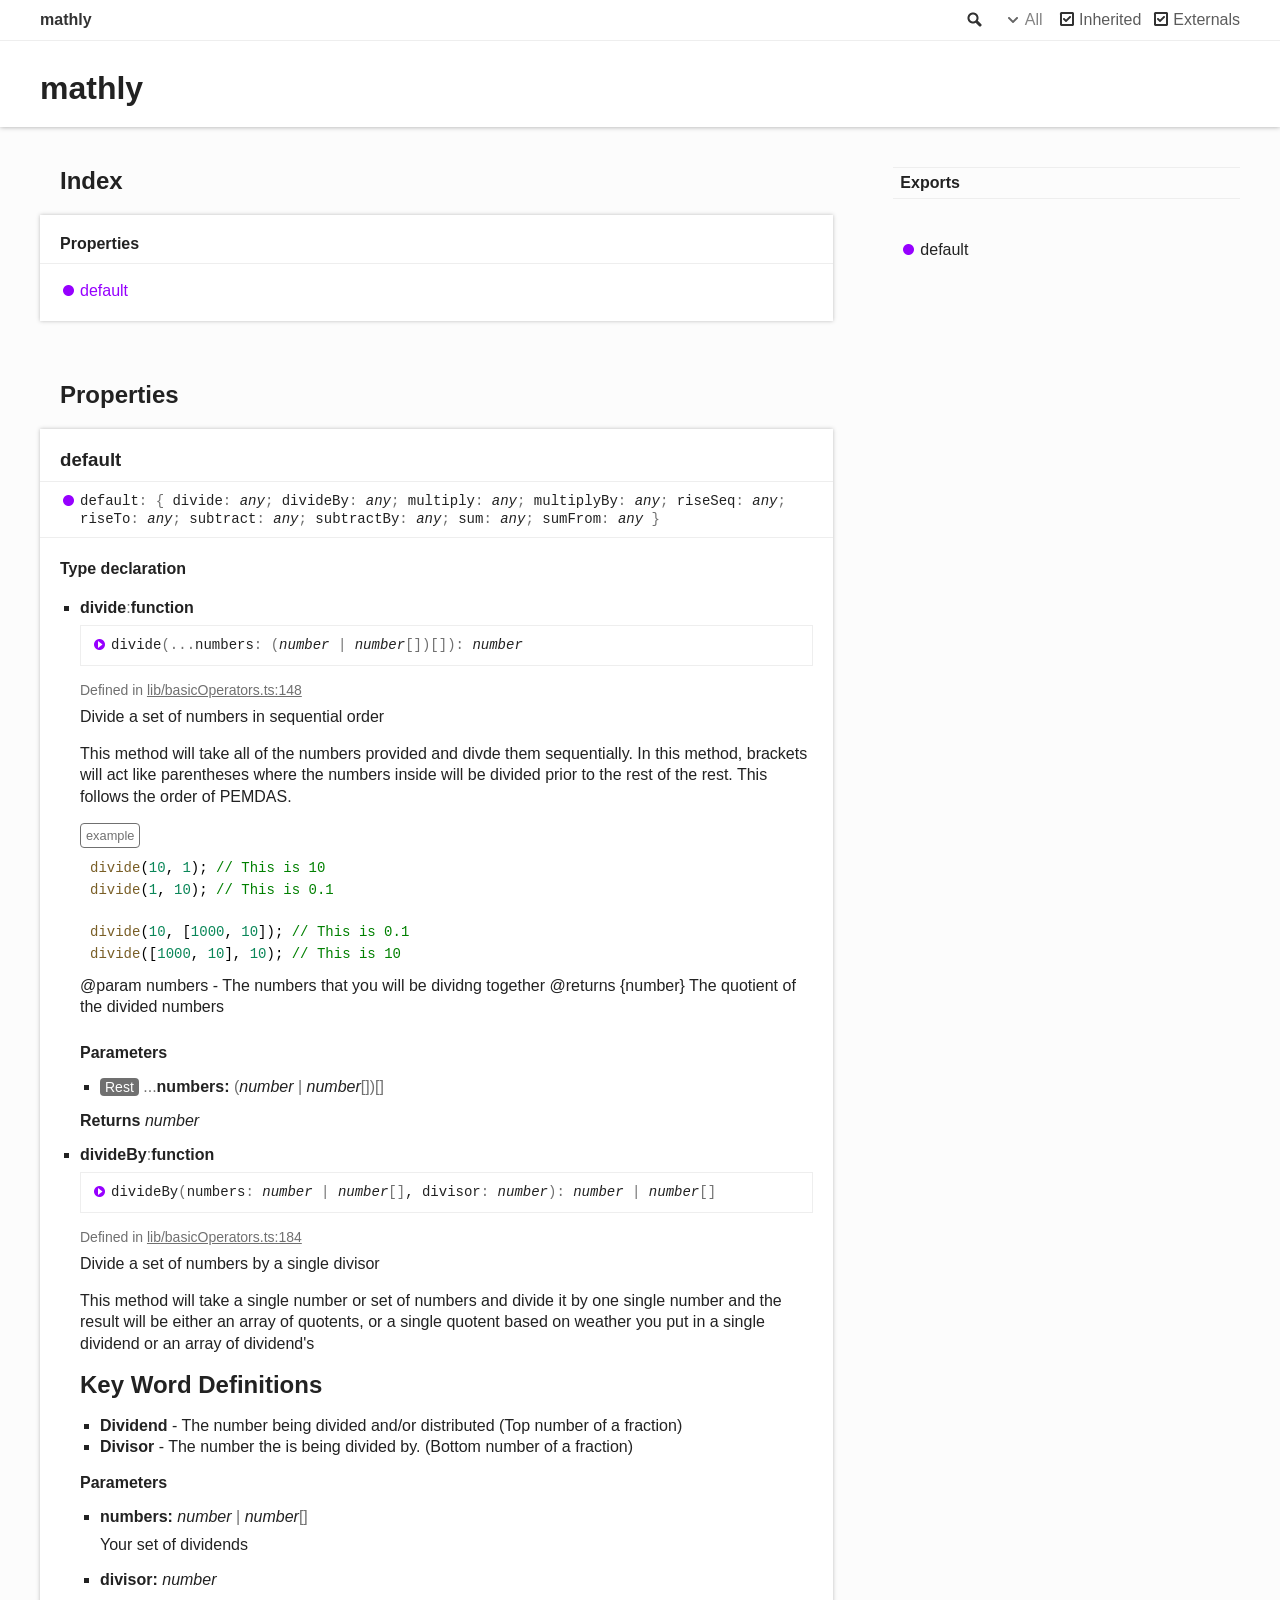
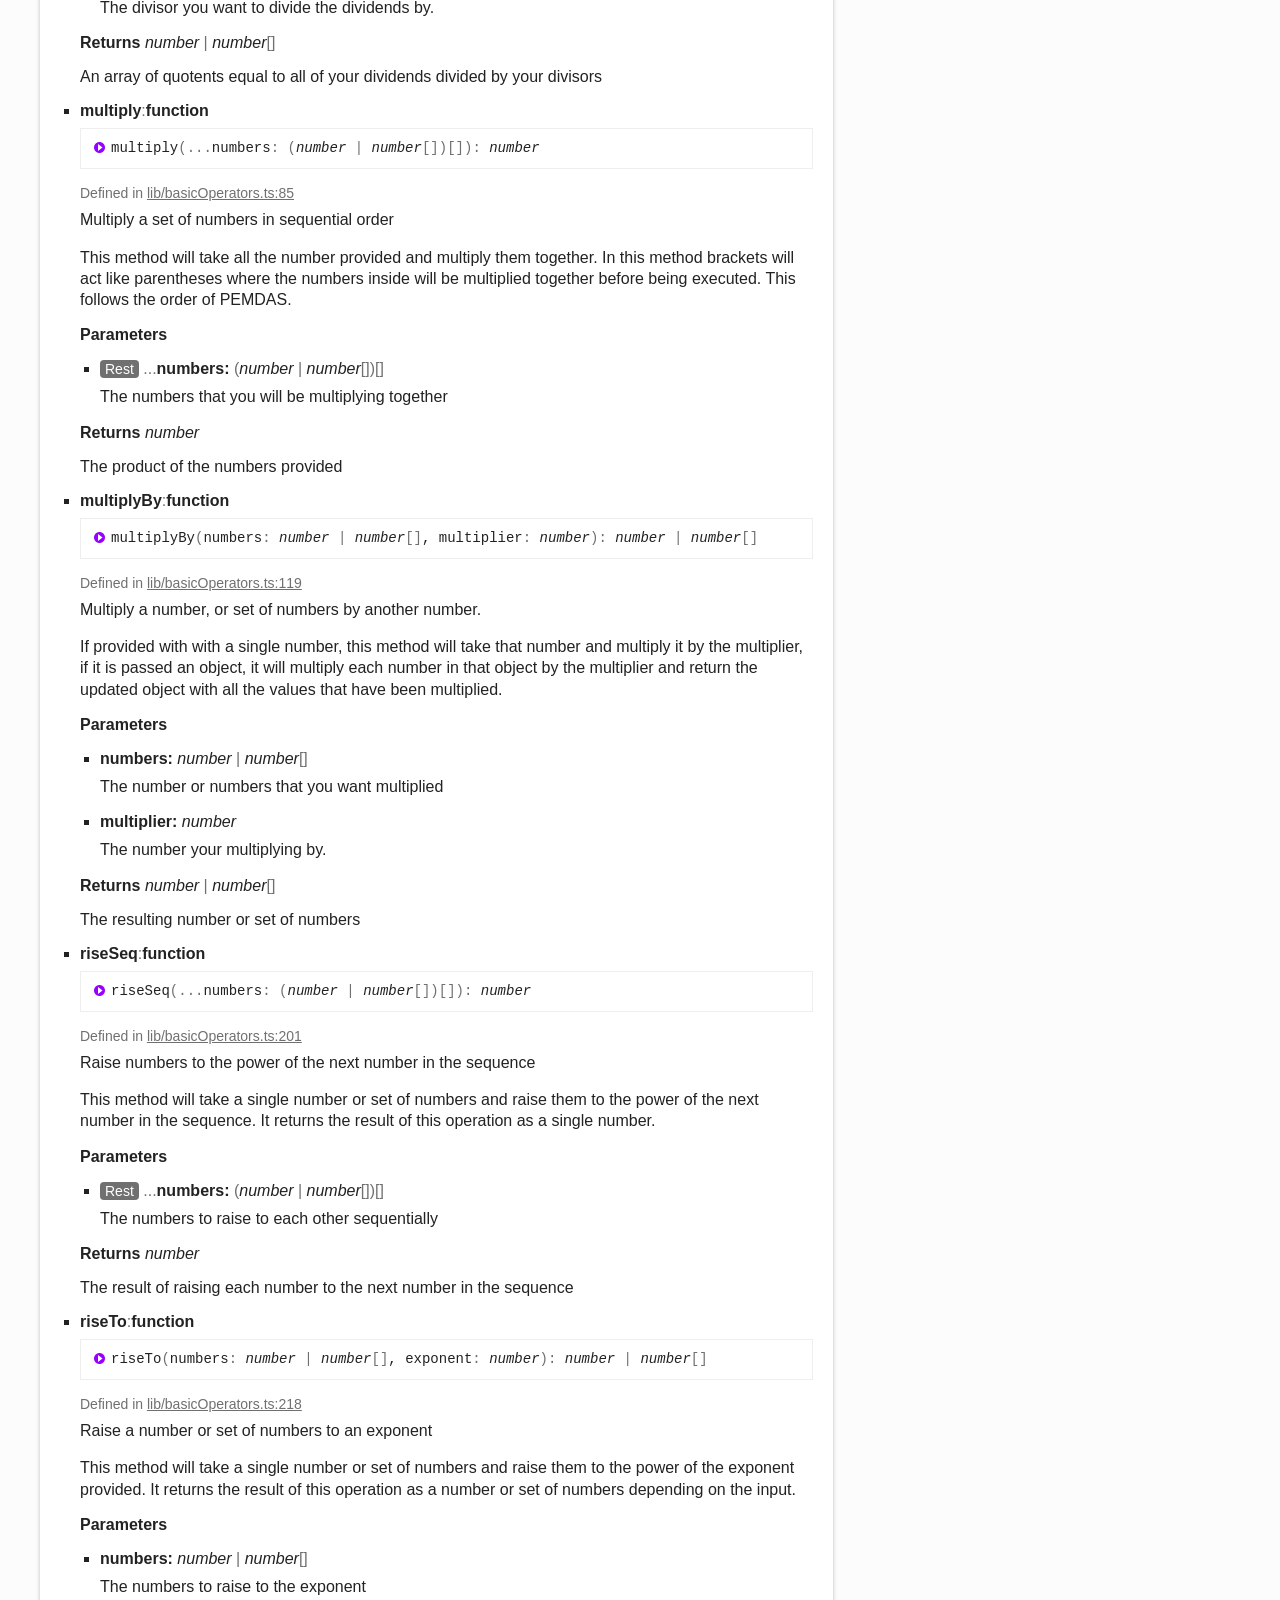
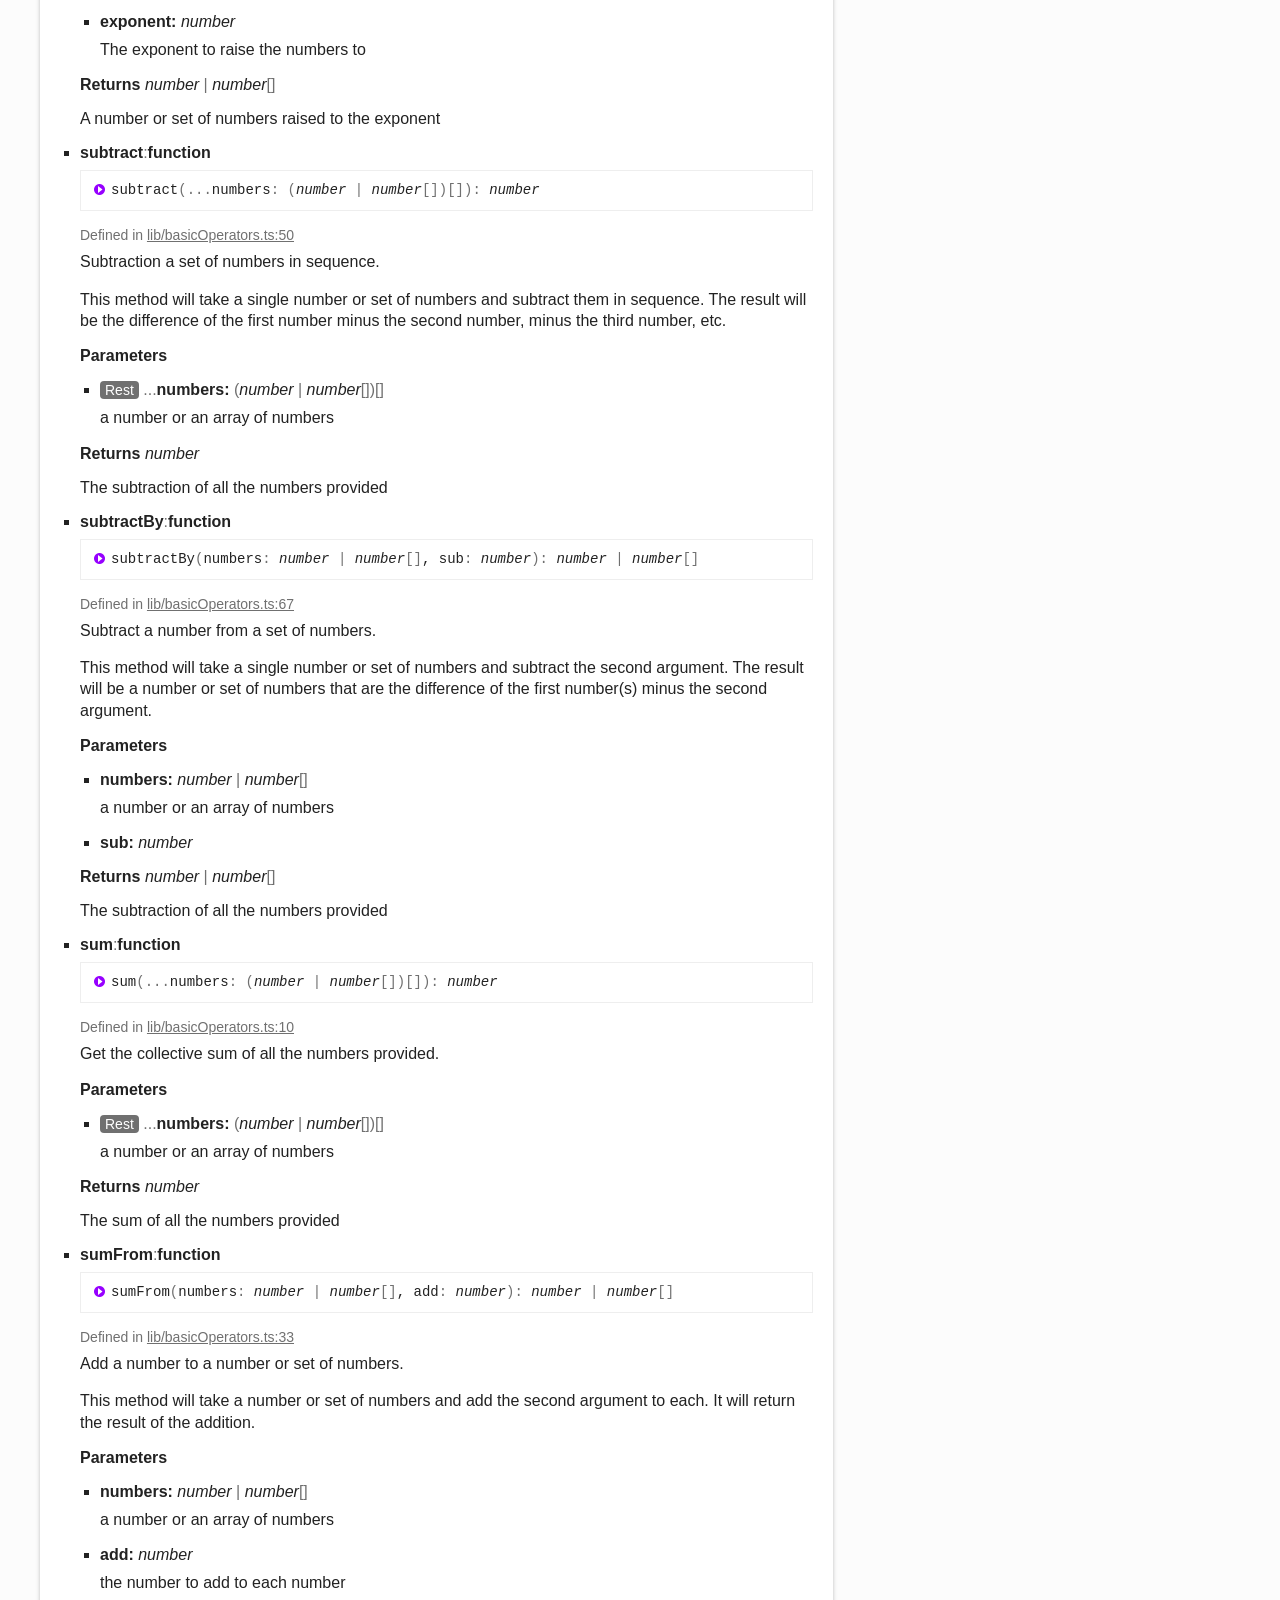
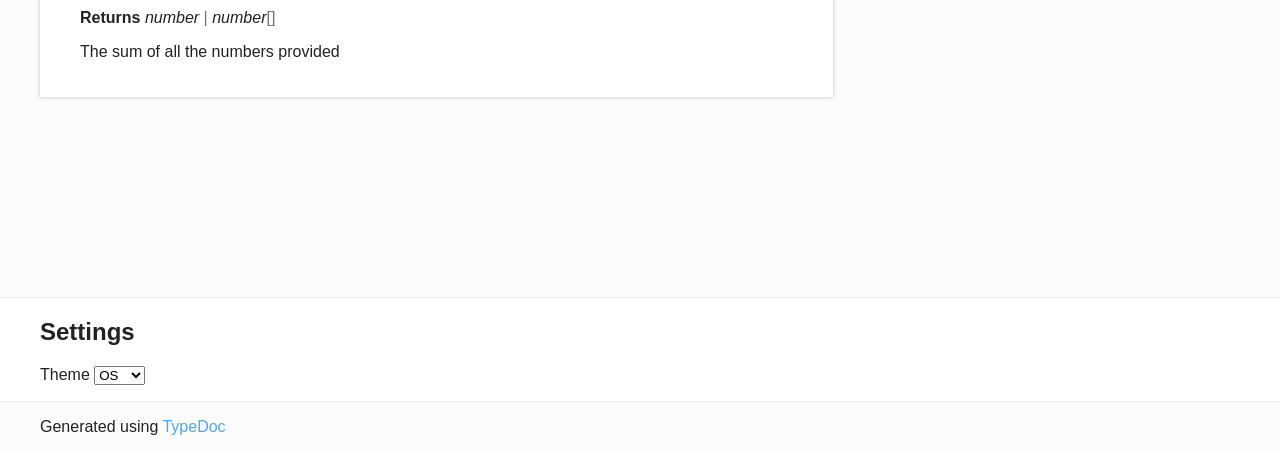
<file: modules.html>
<!DOCTYPE html><html class="default"><head><meta charSet="utf-8"/><meta http-equiv="x-ua-compatible" content="IE=edge"/><title>mathly</title><meta name="description" content="Documentation for mathly"/><meta name="viewport" content="width=device-width, initial-scale=1"/><link rel="stylesheet" href="assets/style.css"/><link rel="stylesheet" href="assets/highlight.css"/><script async src="assets/search.js" id="search-script"></script></head><body><script>document.body.classList.add(localStorage.getItem("tsd-theme") || "os")</script><header><div class="tsd-page-toolbar"><div class="container"><div class="table-wrap"><div class="table-cell" id="tsd-search" data-base="."><div class="field"><label for="tsd-search-field" class="tsd-widget search no-caption">Search</label><input type="text" id="tsd-search-field"/></div><ul class="results"><li class="state loading">Preparing search index...</li><li class="state failure">The search index is not available</li></ul><a href="index.html" class="title">mathly</a></div><div class="table-cell" id="tsd-widgets"><div id="tsd-filter"><a href="#" class="tsd-widget options no-caption" data-toggle="options">Options</a><div class="tsd-filter-group"><div class="tsd-select" id="tsd-filter-visibility"><span class="tsd-select-label">All</span><ul class="tsd-select-list"><li data-value="public">Public</li><li data-value="protected">Public/Protected</li><li data-value="private" class="selected">All</li></ul></div> <input type="checkbox" id="tsd-filter-inherited" checked/><label class="tsd-widget" for="tsd-filter-inherited">Inherited</label><input type="checkbox" id="tsd-filter-externals" checked/><label class="tsd-widget" for="tsd-filter-externals">Externals</label></div></div><a href="#" class="tsd-widget menu no-caption" data-toggle="menu">Menu</a></div></div></div></div><div class="tsd-page-title"><div class="container"><h1>mathly</h1></div></div></header><div class="container container-main"><div class="row"><div class="col-8 col-content"><section class="tsd-panel-group tsd-index-group"><h2>Index</h2><section class="tsd-panel tsd-index-panel"><div class="tsd-index-content"><section class="tsd-index-section "><h3>Properties</h3><ul class="tsd-index-list"><li class="tsd-kind-property"><a href="modules.html#default" class="tsd-kind-icon">default</a></li></ul></section></div></section></section><section class="tsd-panel-group tsd-member-group "><h2>Properties</h2><section class="tsd-panel tsd-member tsd-kind-property"><a id="default" class="tsd-anchor"></a><h3>default</h3><div class="tsd-signature tsd-kind-icon">default<span class="tsd-signature-symbol">:</span> <span class="tsd-signature-symbol">{ </span>divide<span class="tsd-signature-symbol">: </span><span class="tsd-signature-type">any</span><span class="tsd-signature-symbol">; </span>divideBy<span class="tsd-signature-symbol">: </span><span class="tsd-signature-type">any</span><span class="tsd-signature-symbol">; </span>multiply<span class="tsd-signature-symbol">: </span><span class="tsd-signature-type">any</span><span class="tsd-signature-symbol">; </span>multiplyBy<span class="tsd-signature-symbol">: </span><span class="tsd-signature-type">any</span><span class="tsd-signature-symbol">; </span>riseSeq<span class="tsd-signature-symbol">: </span><span class="tsd-signature-type">any</span><span class="tsd-signature-symbol">; </span>riseTo<span class="tsd-signature-symbol">: </span><span class="tsd-signature-type">any</span><span class="tsd-signature-symbol">; </span>subtract<span class="tsd-signature-symbol">: </span><span class="tsd-signature-type">any</span><span class="tsd-signature-symbol">; </span>subtractBy<span class="tsd-signature-symbol">: </span><span class="tsd-signature-type">any</span><span class="tsd-signature-symbol">; </span>sum<span class="tsd-signature-symbol">: </span><span class="tsd-signature-type">any</span><span class="tsd-signature-symbol">; </span>sumFrom<span class="tsd-signature-symbol">: </span><span class="tsd-signature-type">any</span><span class="tsd-signature-symbol"> }</span></div><div class="tsd-type-declaration"><h4>Type declaration</h4><ul class="tsd-parameters"><li class="tsd-parameter"><h5>divide<span class="tsd-signature-symbol">:</span>function</h5><ul class="tsd-signatures tsd-kind-method tsd-parent-kind-type-literal"><li class="tsd-signature tsd-kind-icon">divide<span class="tsd-signature-symbol">(</span><span class="tsd-signature-symbol">...</span>numbers<span class="tsd-signature-symbol">: </span><span class="tsd-signature-symbol">(</span><span class="tsd-signature-type">number</span><span class="tsd-signature-symbol"> | </span><span class="tsd-signature-type">number</span><span class="tsd-signature-symbol">[]</span><span class="tsd-signature-symbol">)</span><span class="tsd-signature-symbol">[]</span><span class="tsd-signature-symbol">)</span><span class="tsd-signature-symbol">: </span><span class="tsd-signature-type">number</span></li></ul><ul class="tsd-descriptions"><li class="tsd-description"><aside class="tsd-sources"><ul><li>Defined in <a href="https://github.com/HoloPanio/mathly/blob/e27c381/src/lib/basicOperators.ts#L148">lib/basicOperators.ts:148</a></li></ul></aside><div class="tsd-comment tsd-typography"><div class="lead">
<p>Divide a set of numbers in sequential order</p>
</div><div><p>This method will take all of the numbers provided and divde them sequentially.  In this method, brackets
will act like parentheses where the numbers inside will be divided prior to the rest of the rest.  This
follows the order of PEMDAS.</p>
</div><dl class="tsd-comment-tags"><dt>example</dt><dd><pre><code class="language-ts"><span class="hl-0">divide</span><span class="hl-1">(</span><span class="hl-2">10</span><span class="hl-1">, </span><span class="hl-2">1</span><span class="hl-1">); </span><span class="hl-3">// This is 10</span><br/><span class="hl-0">divide</span><span class="hl-1">(</span><span class="hl-2">1</span><span class="hl-1">, </span><span class="hl-2">10</span><span class="hl-1">); </span><span class="hl-3">// This is 0.1</span><br/><br/><span class="hl-0">divide</span><span class="hl-1">(</span><span class="hl-2">10</span><span class="hl-1">, [</span><span class="hl-2">1000</span><span class="hl-1">, </span><span class="hl-2">10</span><span class="hl-1">]); </span><span class="hl-3">// This is 0.1</span><br/><span class="hl-0">divide</span><span class="hl-1">([</span><span class="hl-2">1000</span><span class="hl-1">, </span><span class="hl-2">10</span><span class="hl-1">], </span><span class="hl-2">10</span><span class="hl-1">); </span><span class="hl-3">// This is 10</span>
</code></pre>
<p>@param numbers - The numbers that you will be dividng together
@returns {number} The quotient of the divided numbers</p>
</dd></dl></div><h4 class="tsd-parameters-title">Parameters</h4><ul class="tsd-parameters"><li><h5><span class="tsd-flag ts-flagRest">Rest</span> <span class="tsd-signature-symbol">...</span>numbers: <span class="tsd-signature-symbol">(</span><span class="tsd-signature-type">number</span><span class="tsd-signature-symbol"> | </span><span class="tsd-signature-type">number</span><span class="tsd-signature-symbol">[]</span><span class="tsd-signature-symbol">)</span><span class="tsd-signature-symbol">[]</span></h5></li></ul><h4 class="tsd-returns-title">Returns <span class="tsd-signature-type">number</span></h4></li></ul></li><li class="tsd-parameter"><h5>divide<wbr/>By<span class="tsd-signature-symbol">:</span>function</h5><ul class="tsd-signatures tsd-kind-method tsd-parent-kind-type-literal"><li class="tsd-signature tsd-kind-icon">divide<wbr/>By<span class="tsd-signature-symbol">(</span>numbers<span class="tsd-signature-symbol">: </span><span class="tsd-signature-type">number</span><span class="tsd-signature-symbol"> | </span><span class="tsd-signature-type">number</span><span class="tsd-signature-symbol">[]</span>, divisor<span class="tsd-signature-symbol">: </span><span class="tsd-signature-type">number</span><span class="tsd-signature-symbol">)</span><span class="tsd-signature-symbol">: </span><span class="tsd-signature-type">number</span><span class="tsd-signature-symbol"> | </span><span class="tsd-signature-type">number</span><span class="tsd-signature-symbol">[]</span></li></ul><ul class="tsd-descriptions"><li class="tsd-description"><aside class="tsd-sources"><ul><li>Defined in <a href="https://github.com/HoloPanio/mathly/blob/e27c381/src/lib/basicOperators.ts#L184">lib/basicOperators.ts:184</a></li></ul></aside><div class="tsd-comment tsd-typography"><div class="lead">
<p>Divide a set of numbers by a single divisor</p>
</div><div><p>This method will take a single number or set of numbers and divide it by one single number and the result
will be either an array of quotents, or a single quotent based on weather you put in a single dividend or
an array of dividend&#39;s</p>

<a href="#key-word-definitions" id="key-word-definitions" style="color: inherit; text-decoration: none;">
  <h2>Key Word Definitions</h2>
</a>
<ul>
<li><strong>Dividend</strong> - The number being divided and/or distributed (Top number of a fraction)</li>
<li><strong>Divisor</strong> - The number the is being divided by. (Bottom number of a fraction)</li>
</ul>
</div></div><h4 class="tsd-parameters-title">Parameters</h4><ul class="tsd-parameters"><li><h5>numbers: <span class="tsd-signature-type">number</span><span class="tsd-signature-symbol"> | </span><span class="tsd-signature-type">number</span><span class="tsd-signature-symbol">[]</span></h5><div class="tsd-comment tsd-typography"><div class="lead">
<p>Your set of dividends</p>
</div></div></li><li><h5>divisor: <span class="tsd-signature-type">number</span></h5><div class="tsd-comment tsd-typography"><div class="lead">
<p>The divisor you want to divide the dividends by.</p>
</div></div></li></ul><h4 class="tsd-returns-title">Returns <span class="tsd-signature-type">number</span><span class="tsd-signature-symbol"> | </span><span class="tsd-signature-type">number</span><span class="tsd-signature-symbol">[]</span></h4><div><p>An array of quotents equal to all of your dividends divided by your divisors</p>
</div></li></ul></li><li class="tsd-parameter"><h5>multiply<span class="tsd-signature-symbol">:</span>function</h5><ul class="tsd-signatures tsd-kind-method tsd-parent-kind-type-literal"><li class="tsd-signature tsd-kind-icon">multiply<span class="tsd-signature-symbol">(</span><span class="tsd-signature-symbol">...</span>numbers<span class="tsd-signature-symbol">: </span><span class="tsd-signature-symbol">(</span><span class="tsd-signature-type">number</span><span class="tsd-signature-symbol"> | </span><span class="tsd-signature-type">number</span><span class="tsd-signature-symbol">[]</span><span class="tsd-signature-symbol">)</span><span class="tsd-signature-symbol">[]</span><span class="tsd-signature-symbol">)</span><span class="tsd-signature-symbol">: </span><span class="tsd-signature-type">number</span></li></ul><ul class="tsd-descriptions"><li class="tsd-description"><aside class="tsd-sources"><ul><li>Defined in <a href="https://github.com/HoloPanio/mathly/blob/e27c381/src/lib/basicOperators.ts#L85">lib/basicOperators.ts:85</a></li></ul></aside><div class="tsd-comment tsd-typography"><div class="lead">
<p>Multiply a set of numbers in sequential order</p>
</div><div><p>This method will take all the number provided and multiply them together.  In this method brackets
will act like parentheses where the numbers inside will be multiplied together before being executed.
This follows the order of PEMDAS.</p>
</div></div><h4 class="tsd-parameters-title">Parameters</h4><ul class="tsd-parameters"><li><h5><span class="tsd-flag ts-flagRest">Rest</span> <span class="tsd-signature-symbol">...</span>numbers: <span class="tsd-signature-symbol">(</span><span class="tsd-signature-type">number</span><span class="tsd-signature-symbol"> | </span><span class="tsd-signature-type">number</span><span class="tsd-signature-symbol">[]</span><span class="tsd-signature-symbol">)</span><span class="tsd-signature-symbol">[]</span></h5><div class="tsd-comment tsd-typography"><div class="lead">
<p>The numbers that you will be multiplying together</p>
</div></div></li></ul><h4 class="tsd-returns-title">Returns <span class="tsd-signature-type">number</span></h4><div><p>The product of the numbers provided</p>
</div></li></ul></li><li class="tsd-parameter"><h5>multiply<wbr/>By<span class="tsd-signature-symbol">:</span>function</h5><ul class="tsd-signatures tsd-kind-method tsd-parent-kind-type-literal"><li class="tsd-signature tsd-kind-icon">multiply<wbr/>By<span class="tsd-signature-symbol">(</span>numbers<span class="tsd-signature-symbol">: </span><span class="tsd-signature-type">number</span><span class="tsd-signature-symbol"> | </span><span class="tsd-signature-type">number</span><span class="tsd-signature-symbol">[]</span>, multiplier<span class="tsd-signature-symbol">: </span><span class="tsd-signature-type">number</span><span class="tsd-signature-symbol">)</span><span class="tsd-signature-symbol">: </span><span class="tsd-signature-type">number</span><span class="tsd-signature-symbol"> | </span><span class="tsd-signature-type">number</span><span class="tsd-signature-symbol">[]</span></li></ul><ul class="tsd-descriptions"><li class="tsd-description"><aside class="tsd-sources"><ul><li>Defined in <a href="https://github.com/HoloPanio/mathly/blob/e27c381/src/lib/basicOperators.ts#L119">lib/basicOperators.ts:119</a></li></ul></aside><div class="tsd-comment tsd-typography"><div class="lead">
<p>Multiply a number, or set of numbers by another number.</p>
</div><div><p>If provided with with a single number, this method will take that number and multiply it by the
multiplier, if it is passed an object, it will multiply each number in that object by the multiplier
and return the updated object with all the values that have been multiplied.</p>
</div></div><h4 class="tsd-parameters-title">Parameters</h4><ul class="tsd-parameters"><li><h5>numbers: <span class="tsd-signature-type">number</span><span class="tsd-signature-symbol"> | </span><span class="tsd-signature-type">number</span><span class="tsd-signature-symbol">[]</span></h5><div class="tsd-comment tsd-typography"><div class="lead">
<p>The number or numbers that you want multiplied</p>
</div></div></li><li><h5>multiplier: <span class="tsd-signature-type">number</span></h5><div class="tsd-comment tsd-typography"><div class="lead">
<p>The number your multiplying by.</p>
</div></div></li></ul><h4 class="tsd-returns-title">Returns <span class="tsd-signature-type">number</span><span class="tsd-signature-symbol"> | </span><span class="tsd-signature-type">number</span><span class="tsd-signature-symbol">[]</span></h4><div><p>The resulting number or set of numbers</p>
</div></li></ul></li><li class="tsd-parameter"><h5>rise<wbr/>Seq<span class="tsd-signature-symbol">:</span>function</h5><ul class="tsd-signatures tsd-kind-method tsd-parent-kind-type-literal"><li class="tsd-signature tsd-kind-icon">rise<wbr/>Seq<span class="tsd-signature-symbol">(</span><span class="tsd-signature-symbol">...</span>numbers<span class="tsd-signature-symbol">: </span><span class="tsd-signature-symbol">(</span><span class="tsd-signature-type">number</span><span class="tsd-signature-symbol"> | </span><span class="tsd-signature-type">number</span><span class="tsd-signature-symbol">[]</span><span class="tsd-signature-symbol">)</span><span class="tsd-signature-symbol">[]</span><span class="tsd-signature-symbol">)</span><span class="tsd-signature-symbol">: </span><span class="tsd-signature-type">number</span></li></ul><ul class="tsd-descriptions"><li class="tsd-description"><aside class="tsd-sources"><ul><li>Defined in <a href="https://github.com/HoloPanio/mathly/blob/e27c381/src/lib/basicOperators.ts#L201">lib/basicOperators.ts:201</a></li></ul></aside><div class="tsd-comment tsd-typography"><div class="lead">
<p>Raise numbers to the power of the next number in the sequence</p>
</div><div><p>This method will take a single number or set of numbers and raise them to the power of the next number in the sequence.
It returns the result of this operation as a single number.</p>
</div></div><h4 class="tsd-parameters-title">Parameters</h4><ul class="tsd-parameters"><li><h5><span class="tsd-flag ts-flagRest">Rest</span> <span class="tsd-signature-symbol">...</span>numbers: <span class="tsd-signature-symbol">(</span><span class="tsd-signature-type">number</span><span class="tsd-signature-symbol"> | </span><span class="tsd-signature-type">number</span><span class="tsd-signature-symbol">[]</span><span class="tsd-signature-symbol">)</span><span class="tsd-signature-symbol">[]</span></h5><div class="tsd-comment tsd-typography"><div class="lead">
<p>The numbers to raise to each other sequentially</p>
</div></div></li></ul><h4 class="tsd-returns-title">Returns <span class="tsd-signature-type">number</span></h4><div><p>The result of raising each number to the next number in the sequence</p>
</div></li></ul></li><li class="tsd-parameter"><h5>rise<wbr/>To<span class="tsd-signature-symbol">:</span>function</h5><ul class="tsd-signatures tsd-kind-method tsd-parent-kind-type-literal"><li class="tsd-signature tsd-kind-icon">rise<wbr/>To<span class="tsd-signature-symbol">(</span>numbers<span class="tsd-signature-symbol">: </span><span class="tsd-signature-type">number</span><span class="tsd-signature-symbol"> | </span><span class="tsd-signature-type">number</span><span class="tsd-signature-symbol">[]</span>, exponent<span class="tsd-signature-symbol">: </span><span class="tsd-signature-type">number</span><span class="tsd-signature-symbol">)</span><span class="tsd-signature-symbol">: </span><span class="tsd-signature-type">number</span><span class="tsd-signature-symbol"> | </span><span class="tsd-signature-type">number</span><span class="tsd-signature-symbol">[]</span></li></ul><ul class="tsd-descriptions"><li class="tsd-description"><aside class="tsd-sources"><ul><li>Defined in <a href="https://github.com/HoloPanio/mathly/blob/e27c381/src/lib/basicOperators.ts#L218">lib/basicOperators.ts:218</a></li></ul></aside><div class="tsd-comment tsd-typography"><div class="lead">
<p>Raise a number or set of numbers to an exponent</p>
</div><div><p>This method will take a single number or set of numbers and raise them to the power of the exponent provided.
It returns the result of this operation as a number or set of numbers depending on the input.</p>
</div></div><h4 class="tsd-parameters-title">Parameters</h4><ul class="tsd-parameters"><li><h5>numbers: <span class="tsd-signature-type">number</span><span class="tsd-signature-symbol"> | </span><span class="tsd-signature-type">number</span><span class="tsd-signature-symbol">[]</span></h5><div class="tsd-comment tsd-typography"><div class="lead">
<p>The numbers to raise to the exponent</p>
</div></div></li><li><h5>exponent: <span class="tsd-signature-type">number</span></h5><div class="tsd-comment tsd-typography"><div class="lead">
<p>The exponent to raise the numbers to</p>
</div></div></li></ul><h4 class="tsd-returns-title">Returns <span class="tsd-signature-type">number</span><span class="tsd-signature-symbol"> | </span><span class="tsd-signature-type">number</span><span class="tsd-signature-symbol">[]</span></h4><div><p>A number or set of numbers raised to the exponent</p>
</div></li></ul></li><li class="tsd-parameter"><h5>subtract<span class="tsd-signature-symbol">:</span>function</h5><ul class="tsd-signatures tsd-kind-method tsd-parent-kind-type-literal"><li class="tsd-signature tsd-kind-icon">subtract<span class="tsd-signature-symbol">(</span><span class="tsd-signature-symbol">...</span>numbers<span class="tsd-signature-symbol">: </span><span class="tsd-signature-symbol">(</span><span class="tsd-signature-type">number</span><span class="tsd-signature-symbol"> | </span><span class="tsd-signature-type">number</span><span class="tsd-signature-symbol">[]</span><span class="tsd-signature-symbol">)</span><span class="tsd-signature-symbol">[]</span><span class="tsd-signature-symbol">)</span><span class="tsd-signature-symbol">: </span><span class="tsd-signature-type">number</span></li></ul><ul class="tsd-descriptions"><li class="tsd-description"><aside class="tsd-sources"><ul><li>Defined in <a href="https://github.com/HoloPanio/mathly/blob/e27c381/src/lib/basicOperators.ts#L50">lib/basicOperators.ts:50</a></li></ul></aside><div class="tsd-comment tsd-typography"><div class="lead">
<p>Subtraction a set of numbers in sequence.</p>
</div><div><p>This method will take a single number or set of numbers and subtract them in sequence.
The result will be the difference of the first number minus the second number, minus the third number, etc.</p>
</div></div><h4 class="tsd-parameters-title">Parameters</h4><ul class="tsd-parameters"><li><h5><span class="tsd-flag ts-flagRest">Rest</span> <span class="tsd-signature-symbol">...</span>numbers: <span class="tsd-signature-symbol">(</span><span class="tsd-signature-type">number</span><span class="tsd-signature-symbol"> | </span><span class="tsd-signature-type">number</span><span class="tsd-signature-symbol">[]</span><span class="tsd-signature-symbol">)</span><span class="tsd-signature-symbol">[]</span></h5><div class="tsd-comment tsd-typography"><div class="lead">
<p>a number or an array of numbers</p>
</div></div></li></ul><h4 class="tsd-returns-title">Returns <span class="tsd-signature-type">number</span></h4><div><p>The subtraction of all the numbers provided</p>
</div></li></ul></li><li class="tsd-parameter"><h5>subtract<wbr/>By<span class="tsd-signature-symbol">:</span>function</h5><ul class="tsd-signatures tsd-kind-method tsd-parent-kind-type-literal"><li class="tsd-signature tsd-kind-icon">subtract<wbr/>By<span class="tsd-signature-symbol">(</span>numbers<span class="tsd-signature-symbol">: </span><span class="tsd-signature-type">number</span><span class="tsd-signature-symbol"> | </span><span class="tsd-signature-type">number</span><span class="tsd-signature-symbol">[]</span>, sub<span class="tsd-signature-symbol">: </span><span class="tsd-signature-type">number</span><span class="tsd-signature-symbol">)</span><span class="tsd-signature-symbol">: </span><span class="tsd-signature-type">number</span><span class="tsd-signature-symbol"> | </span><span class="tsd-signature-type">number</span><span class="tsd-signature-symbol">[]</span></li></ul><ul class="tsd-descriptions"><li class="tsd-description"><aside class="tsd-sources"><ul><li>Defined in <a href="https://github.com/HoloPanio/mathly/blob/e27c381/src/lib/basicOperators.ts#L67">lib/basicOperators.ts:67</a></li></ul></aside><div class="tsd-comment tsd-typography"><div class="lead">
<p>Subtract a number from a set of numbers.</p>
</div><div><p>This method will take a single number or set of numbers and subtract the second argument.
The result will be a number or set of numbers that are the difference of the first number(s) minus the second argument.</p>
</div></div><h4 class="tsd-parameters-title">Parameters</h4><ul class="tsd-parameters"><li><h5>numbers: <span class="tsd-signature-type">number</span><span class="tsd-signature-symbol"> | </span><span class="tsd-signature-type">number</span><span class="tsd-signature-symbol">[]</span></h5><div class="tsd-comment tsd-typography"><div class="lead">
<p>a number or an array of numbers</p>
</div></div></li><li><h5>sub: <span class="tsd-signature-type">number</span></h5></li></ul><h4 class="tsd-returns-title">Returns <span class="tsd-signature-type">number</span><span class="tsd-signature-symbol"> | </span><span class="tsd-signature-type">number</span><span class="tsd-signature-symbol">[]</span></h4><div><p>The subtraction of all the numbers provided</p>
</div></li></ul></li><li class="tsd-parameter"><h5>sum<span class="tsd-signature-symbol">:</span>function</h5><ul class="tsd-signatures tsd-kind-method tsd-parent-kind-type-literal"><li class="tsd-signature tsd-kind-icon">sum<span class="tsd-signature-symbol">(</span><span class="tsd-signature-symbol">...</span>numbers<span class="tsd-signature-symbol">: </span><span class="tsd-signature-symbol">(</span><span class="tsd-signature-type">number</span><span class="tsd-signature-symbol"> | </span><span class="tsd-signature-type">number</span><span class="tsd-signature-symbol">[]</span><span class="tsd-signature-symbol">)</span><span class="tsd-signature-symbol">[]</span><span class="tsd-signature-symbol">)</span><span class="tsd-signature-symbol">: </span><span class="tsd-signature-type">number</span></li></ul><ul class="tsd-descriptions"><li class="tsd-description"><aside class="tsd-sources"><ul><li>Defined in <a href="https://github.com/HoloPanio/mathly/blob/e27c381/src/lib/basicOperators.ts#L10">lib/basicOperators.ts:10</a></li></ul></aside><div class="tsd-comment tsd-typography"><div class="lead">
<p>Get the collective sum of all the numbers provided.</p>
</div></div><h4 class="tsd-parameters-title">Parameters</h4><ul class="tsd-parameters"><li><h5><span class="tsd-flag ts-flagRest">Rest</span> <span class="tsd-signature-symbol">...</span>numbers: <span class="tsd-signature-symbol">(</span><span class="tsd-signature-type">number</span><span class="tsd-signature-symbol"> | </span><span class="tsd-signature-type">number</span><span class="tsd-signature-symbol">[]</span><span class="tsd-signature-symbol">)</span><span class="tsd-signature-symbol">[]</span></h5><div class="tsd-comment tsd-typography"><div class="lead">
<p>a number or an array of numbers</p>
</div></div></li></ul><h4 class="tsd-returns-title">Returns <span class="tsd-signature-type">number</span></h4><div><p>The sum of all the numbers provided</p>
</div></li></ul></li><li class="tsd-parameter"><h5>sum<wbr/>From<span class="tsd-signature-symbol">:</span>function</h5><ul class="tsd-signatures tsd-kind-method tsd-parent-kind-type-literal"><li class="tsd-signature tsd-kind-icon">sum<wbr/>From<span class="tsd-signature-symbol">(</span>numbers<span class="tsd-signature-symbol">: </span><span class="tsd-signature-type">number</span><span class="tsd-signature-symbol"> | </span><span class="tsd-signature-type">number</span><span class="tsd-signature-symbol">[]</span>, add<span class="tsd-signature-symbol">: </span><span class="tsd-signature-type">number</span><span class="tsd-signature-symbol">)</span><span class="tsd-signature-symbol">: </span><span class="tsd-signature-type">number</span><span class="tsd-signature-symbol"> | </span><span class="tsd-signature-type">number</span><span class="tsd-signature-symbol">[]</span></li></ul><ul class="tsd-descriptions"><li class="tsd-description"><aside class="tsd-sources"><ul><li>Defined in <a href="https://github.com/HoloPanio/mathly/blob/e27c381/src/lib/basicOperators.ts#L33">lib/basicOperators.ts:33</a></li></ul></aside><div class="tsd-comment tsd-typography"><div class="lead">
<p>Add a number to a number or set of numbers.</p>
</div><div><p>This method will take a number or set of numbers and add the second argument to each.
It will return the result of the addition.</p>
</div></div><h4 class="tsd-parameters-title">Parameters</h4><ul class="tsd-parameters"><li><h5>numbers: <span class="tsd-signature-type">number</span><span class="tsd-signature-symbol"> | </span><span class="tsd-signature-type">number</span><span class="tsd-signature-symbol">[]</span></h5><div class="tsd-comment tsd-typography"><div class="lead">
<p>a number or an array of numbers</p>
</div></div></li><li><h5>add: <span class="tsd-signature-type">number</span></h5><div class="tsd-comment tsd-typography"><div class="lead">
<p>the number to add to each number</p>
</div></div></li></ul><h4 class="tsd-returns-title">Returns <span class="tsd-signature-type">number</span><span class="tsd-signature-symbol"> | </span><span class="tsd-signature-type">number</span><span class="tsd-signature-symbol">[]</span></h4><div><p>The sum of all the numbers provided</p>
</div></li></ul></li></ul></div></section></section></div><div class="col-4 col-menu menu-sticky-wrap menu-highlight"><nav class="tsd-navigation primary"><ul><li class="current"><a href="modules.html">Exports</a></li></ul></nav><nav class="tsd-navigation secondary menu-sticky"><ul><li class="tsd-kind-property"><a href="modules.html#default" class="tsd-kind-icon">default</a></li></ul></nav></div></div></div><footer class="with-border-bottom"><div class="container"><h2>Settings</h2><p>Theme <select id="theme"><option value="os">OS</option><option value="light">Light</option><option value="dark">Dark</option></select></p></div></footer><div class="container tsd-generator"><p>Generated using <a href="https://typedoc.org/" target="_blank">TypeDoc</a></p></div><div class="overlay"></div><script src="assets/main.js"></script></body></html>
</file>
<file: assets/style.css>
@import url("./icons.css");

:root {
    /* Light */
    --light-color-background: #fcfcfc;
    --light-color-secondary-background: #fff;
    --light-color-text: #222;
    --light-color-text-aside: #707070;
    --light-color-link: #4da6ff;
    --light-color-menu-divider: #eee;
    --light-color-menu-divider-focus: #000;
    --light-color-menu-label: #707070;
    --light-color-panel: var(--light-color-secondary-background);
    --light-color-panel-divider: #eee;
    --light-color-comment-tag: #707070;
    --light-color-comment-tag-text: #fff;
    --light-color-ts: #9600ff;
    --light-color-ts-interface: #647f1b;
    --light-color-ts-enum: #937210;
    --light-color-ts-class: #0672de;
    --light-color-ts-private: #707070;
    --light-color-toolbar: #fff;
    --light-color-toolbar-text: #333;
    --light-icon-filter: invert(0);
    --light-external-icon: url("data:image/svg+xml;utf8,<svg xmlns='http://www.w3.org/2000/svg' viewBox='0 0 100 100' width='10' height='10'><path fill-opacity='0' stroke='%23000' stroke-width='10' d='m43,35H5v60h60V57M45,5v10l10,10-30,30 20,20 30-30 10,10h10V5z'/></svg>");

    /* Dark */
    --dark-color-background: #36393f;
    --dark-color-secondary-background: #2f3136;
    --dark-color-text: #ffffff;
    --dark-color-text-aside: #e6e4e4;
    --dark-color-link: #00aff4;
    --dark-color-menu-divider: #eee;
    --dark-color-menu-divider-focus: #000;
    --dark-color-menu-label: #707070;
    --dark-color-panel: var(--dark-color-secondary-background);
    --dark-color-panel-divider: #818181;
    --dark-color-comment-tag: #dcddde;
    --dark-color-comment-tag-text: #2f3136;
    --dark-color-ts: #c97dff;
    --dark-color-ts-interface: #9cbe3c;
    --dark-color-ts-enum: #d6ab29;
    --dark-color-ts-class: #3695f3;
    --dark-color-ts-private: #e2e2e2;
    --dark-color-toolbar: #34373c;
    --dark-color-toolbar-text: #ffffff;
    --dark-icon-filter: invert(1);
    --dark-external-icon: url("data:image/svg+xml;utf8,<svg xmlns='http://www.w3.org/2000/svg' viewBox='0 0 100 100' width='10' height='10'><path fill-opacity='0' stroke='%23fff' stroke-width='10' d='m43,35H5v60h60V57M45,5v10l10,10-30,30 20,20 30-30 10,10h10V5z'/></svg>");
}

@media (prefers-color-scheme: light) {
    :root {
        --color-background: var(--light-color-background);
        --color-secondary-background: var(--light-color-secondary-background);
        --color-text: var(--light-color-text);
        --color-text-aside: var(--light-color-text-aside);
        --color-link: var(--light-color-link);
        --color-menu-divider: var(--light-color-menu-divider);
        --color-menu-divider-focus: var(--light-color-menu-divider-focus);
        --color-menu-label: var(--light-color-menu-label);
        --color-panel: var(--light-color-panel);
        --color-panel-divider: var(--light-color-panel-divider);
        --color-comment-tag: var(--light-color-comment-tag);
        --color-comment-tag-text: var(--light-color-comment-tag-text);
        --color-ts: var(--light-color-ts);
        --color-ts-interface: var(--light-color-ts-interface);
        --color-ts-enum: var(--light-color-ts-enum);
        --color-ts-class: var(--light-color-ts-class);
        --color-ts-private: var(--light-color-ts-private);
        --color-toolbar: var(--light-color-toolbar);
        --color-toolbar-text: var(--light-color-toolbar-text);
        --icon-filter: var(--light-icon-filter);
        --external-icon: var(--light-external-icon);
    }
}

@media (prefers-color-scheme: dark) {
    :root {
        --color-background: var(--dark-color-background);
        --color-secondary-background: var(--dark-color-secondary-background);
        --color-text: var(--dark-color-text);
        --color-text-aside: var(--dark-color-text-aside);
        --color-link: var(--dark-color-link);
        --color-menu-divider: var(--dark-color-menu-divider);
        --color-menu-divider-focus: var(--dark-color-menu-divider-focus);
        --color-menu-label: var(--dark-color-menu-label);
        --color-panel: var(--dark-color-panel);
        --color-panel-divider: var(--dark-color-panel-divider);
        --color-comment-tag: var(--dark-color-comment-tag);
        --color-comment-tag-text: var(--dark-color-comment-tag-text);
        --color-ts: var(--dark-color-ts);
        --color-ts-interface: var(--dark-color-ts-interface);
        --color-ts-enum: var(--dark-color-ts-enum);
        --color-ts-class: var(--dark-color-ts-class);
        --color-ts-private: var(--dark-color-ts-private);
        --color-toolbar: var(--dark-color-toolbar);
        --color-toolbar-text: var(--dark-color-toolbar-text);
        --icon-filter: var(--dark-icon-filter);
        --external-icon: var(--dark-external-icon);
    }
}

body {
    margin: 0;
}

body.light {
    --color-background: var(--light-color-background);
    --color-secondary-background: var(--light-color-secondary-background);
    --color-text: var(--light-color-text);
    --color-text-aside: var(--light-color-text-aside);
    --color-link: var(--light-color-link);
    --color-menu-divider: var(--light-color-menu-divider);
    --color-menu-divider-focus: var(--light-color-menu-divider-focus);
    --color-menu-label: var(--light-color-menu-label);
    --color-panel: var(--light-color-panel);
    --color-panel-divider: var(--light-color-panel-divider);
    --color-comment-tag: var(--light-color-comment-tag);
    --color-comment-tag-text: var(--light-color-comment-tag-text);
    --color-ts: var(--light-color-ts);
    --color-ts-interface: var(--light-color-ts-interface);
    --color-ts-enum: var(--light-color-ts-enum);
    --color-ts-class: var(--light-color-ts-class);
    --color-ts-private: var(--light-color-ts-private);
    --color-toolbar: var(--light-color-toolbar);
    --color-toolbar-text: var(--light-color-toolbar-text);
    --icon-filter: var(--light-icon-filter);
    --external-icon: var(--light-external-icon);
}

body.dark {
    --color-background: var(--dark-color-background);
    --color-secondary-background: var(--dark-color-secondary-background);
    --color-text: var(--dark-color-text);
    --color-text-aside: var(--dark-color-text-aside);
    --color-link: var(--dark-color-link);
    --color-menu-divider: var(--dark-color-menu-divider);
    --color-menu-divider-focus: var(--dark-color-menu-divider-focus);
    --color-menu-label: var(--dark-color-menu-label);
    --color-panel: var(--dark-color-panel);
    --color-panel-divider: var(--dark-color-panel-divider);
    --color-comment-tag: var(--dark-color-comment-tag);
    --color-comment-tag-text: var(--dark-color-comment-tag-text);
    --color-ts: var(--dark-color-ts);
    --color-ts-interface: var(--dark-color-ts-interface);
    --color-ts-enum: var(--dark-color-ts-enum);
    --color-ts-class: var(--dark-color-ts-class);
    --color-ts-private: var(--dark-color-ts-private);
    --color-toolbar: var(--dark-color-toolbar);
    --color-toolbar-text: var(--dark-color-toolbar-text);
    --icon-filter: var(--dark-icon-filter);
    --external-icon: var(--dark-external-icon);
}

h1 {
    font-size: 2em;
    margin: 0.67em 0;
}

h2 {
    font-size: 1.5em;
    margin: 0.83em 0;
}

h3 {
    font-size: 1.17em;
    margin: 1em 0;
}

h4,
.tsd-index-panel h3 {
    font-size: 1em;
    margin: 1.33em 0;
}

h5 {
    font-size: 0.83em;
    margin: 1.67em 0;
}

h6 {
    font-size: 0.67em;
    margin: 2.33em 0;
}

pre {
    white-space: pre;
    white-space: pre-wrap;
    word-wrap: break-word;
}

dl,
menu,
ol,
ul {
    margin: 1em 0;
}

dd {
    margin: 0 0 0 40px;
}

.container {
    max-width: 1200px;
    margin: 0 auto;
    padding: 0 40px;
}
@media (max-width: 640px) {
    .container {
        padding: 0 20px;
    }
}

.container-main {
    padding-bottom: 200px;
}

.row {
    display: flex;
    position: relative;
    margin: 0 -10px;
}
.row:after {
    visibility: hidden;
    display: block;
    content: "";
    clear: both;
    height: 0;
}

.col-4,
.col-8 {
    box-sizing: border-box;
    float: left;
    padding: 0 10px;
}

.col-4 {
    width: 33.3333333333%;
}
.col-8 {
    width: 66.6666666667%;
}

ul.tsd-descriptions > li > :first-child,
.tsd-panel > :first-child,
.col-8 > :first-child,
.col-4 > :first-child,
ul.tsd-descriptions > li > :first-child > :first-child,
.tsd-panel > :first-child > :first-child,
.col-8 > :first-child > :first-child,
.col-4 > :first-child > :first-child,
ul.tsd-descriptions > li > :first-child > :first-child > :first-child,
.tsd-panel > :first-child > :first-child > :first-child,
.col-8 > :first-child > :first-child > :first-child,
.col-4 > :first-child > :first-child > :first-child {
    margin-top: 0;
}
ul.tsd-descriptions > li > :last-child,
.tsd-panel > :last-child,
.col-8 > :last-child,
.col-4 > :last-child,
ul.tsd-descriptions > li > :last-child > :last-child,
.tsd-panel > :last-child > :last-child,
.col-8 > :last-child > :last-child,
.col-4 > :last-child > :last-child,
ul.tsd-descriptions > li > :last-child > :last-child > :last-child,
.tsd-panel > :last-child > :last-child > :last-child,
.col-8 > :last-child > :last-child > :last-child,
.col-4 > :last-child > :last-child > :last-child {
    margin-bottom: 0;
}

@keyframes fade-in {
    from {
        opacity: 0;
    }
    to {
        opacity: 1;
    }
}
@keyframes fade-out {
    from {
        opacity: 1;
        visibility: visible;
    }
    to {
        opacity: 0;
    }
}
@keyframes fade-in-delayed {
    0% {
        opacity: 0;
    }
    33% {
        opacity: 0;
    }
    100% {
        opacity: 1;
    }
}
@keyframes fade-out-delayed {
    0% {
        opacity: 1;
        visibility: visible;
    }
    66% {
        opacity: 0;
    }
    100% {
        opacity: 0;
    }
}
@keyframes shift-to-left {
    from {
        transform: translate(0, 0);
    }
    to {
        transform: translate(-25%, 0);
    }
}
@keyframes unshift-to-left {
    from {
        transform: translate(-25%, 0);
    }
    to {
        transform: translate(0, 0);
    }
}
@keyframes pop-in-from-right {
    from {
        transform: translate(100%, 0);
    }
    to {
        transform: translate(0, 0);
    }
}
@keyframes pop-out-to-right {
    from {
        transform: translate(0, 0);
        visibility: visible;
    }
    to {
        transform: translate(100%, 0);
    }
}
body {
    background: var(--color-background);
    font-family: "Segoe UI", sans-serif;
    font-size: 16px;
    color: var(--color-text);
}

a {
    color: var(--color-link);
    text-decoration: none;
}
a:hover {
    text-decoration: underline;
}
a.external[target="_blank"] {
    background-image: var(--external-icon);
    background-position: top 3px right;
    background-repeat: no-repeat;
    padding-right: 13px;
}

code,
pre {
    font-family: Menlo, Monaco, Consolas, "Courier New", monospace;
    padding: 0.2em;
    margin: 0;
    font-size: 14px;
}

pre {
    padding: 10px;
}
pre code {
    padding: 0;
    font-size: 100%;
}

blockquote {
    margin: 1em 0;
    padding-left: 1em;
    border-left: 4px solid gray;
}

.tsd-typography {
    line-height: 1.333em;
}
.tsd-typography ul {
    list-style: square;
    padding: 0 0 0 20px;
    margin: 0;
}
.tsd-typography h4,
.tsd-typography .tsd-index-panel h3,
.tsd-index-panel .tsd-typography h3,
.tsd-typography h5,
.tsd-typography h6 {
    font-size: 1em;
    margin: 0;
}
.tsd-typography h5,
.tsd-typography h6 {
    font-weight: normal;
}
.tsd-typography p,
.tsd-typography ul,
.tsd-typography ol {
    margin: 1em 0;
}

@media (min-width: 901px) and (max-width: 1024px) {
    html .col-content {
        width: 72%;
    }
    html .col-menu {
        width: 28%;
    }
    html .tsd-navigation {
        padding-left: 10px;
    }
}
@media (max-width: 900px) {
    html .col-content {
        float: none;
        width: 100%;
    }
    html .col-menu {
        position: fixed !important;
        overflow: auto;
        -webkit-overflow-scrolling: touch;
        z-index: 1024;
        top: 0 !important;
        bottom: 0 !important;
        left: auto !important;
        right: 0 !important;
        width: 100%;
        padding: 20px 20px 0 0;
        max-width: 450px;
        visibility: hidden;
        background-color: var(--color-panel);
        transform: translate(100%, 0);
    }
    html .col-menu > *:last-child {
        padding-bottom: 20px;
    }
    html .overlay {
        content: "";
        display: block;
        position: fixed;
        z-index: 1023;
        top: 0;
        left: 0;
        right: 0;
        bottom: 0;
        background-color: rgba(0, 0, 0, 0.75);
        visibility: hidden;
    }

    .to-has-menu .overlay {
        animation: fade-in 0.4s;
    }

    .to-has-menu :is(header, footer, .col-content) {
        animation: shift-to-left 0.4s;
    }

    .to-has-menu .col-menu {
        animation: pop-in-from-right 0.4s;
    }

    .from-has-menu .overlay {
        animation: fade-out 0.4s;
    }

    .from-has-menu :is(header, footer, .col-content) {
        animation: unshift-to-left 0.4s;
    }

    .from-has-menu .col-menu {
        animation: pop-out-to-right 0.4s;
    }

    .has-menu body {
        overflow: hidden;
    }
    .has-menu .overlay {
        visibility: visible;
    }
    .has-menu :is(header, footer, .col-content) {
        transform: translate(-25%, 0);
    }
    .has-menu .col-menu {
        visibility: visible;
        transform: translate(0, 0);
        display: grid;
        grid-template-rows: auto 1fr;
        max-height: 100vh;
    }
    .has-menu .tsd-navigation {
        max-height: 100%;
    }
}

.tsd-page-title {
    padding: 70px 0 20px 0;
    margin: 0 0 40px 0;
    background: var(--color-panel);
    box-shadow: 0 0 5px rgba(0, 0, 0, 0.35);
}
.tsd-page-title h1 {
    margin: 0;
}

.tsd-breadcrumb {
    margin: 0;
    padding: 0;
    color: var(--color-text-aside);
}
.tsd-breadcrumb a {
    color: var(--color-text-aside);
    text-decoration: none;
}
.tsd-breadcrumb a:hover {
    text-decoration: underline;
}
.tsd-breadcrumb li {
    display: inline;
}
.tsd-breadcrumb li:after {
    content: " / ";
}

dl.tsd-comment-tags {
    overflow: hidden;
}
dl.tsd-comment-tags dt {
    float: left;
    padding: 1px 5px;
    margin: 0 10px 0 0;
    border-radius: 4px;
    border: 1px solid var(--color-comment-tag);
    color: var(--color-comment-tag);
    font-size: 0.8em;
    font-weight: normal;
}
dl.tsd-comment-tags dd {
    margin: 0 0 10px 0;
}
dl.tsd-comment-tags dd:before,
dl.tsd-comment-tags dd:after {
    display: table;
    content: " ";
}
dl.tsd-comment-tags dd pre,
dl.tsd-comment-tags dd:after {
    clear: both;
}
dl.tsd-comment-tags p {
    margin: 0;
}

.tsd-panel.tsd-comment .lead {
    font-size: 1.1em;
    line-height: 1.333em;
    margin-bottom: 2em;
}
.tsd-panel.tsd-comment .lead:last-child {
    margin-bottom: 0;
}

.toggle-protected .tsd-is-private {
    display: none;
}

.toggle-public .tsd-is-private,
.toggle-public .tsd-is-protected,
.toggle-public .tsd-is-private-protected {
    display: none;
}

.toggle-inherited .tsd-is-inherited {
    display: none;
}

.toggle-externals .tsd-is-external {
    display: none;
}

#tsd-filter {
    position: relative;
    display: inline-block;
    height: 40px;
    vertical-align: bottom;
}
.no-filter #tsd-filter {
    display: none;
}
#tsd-filter .tsd-filter-group {
    display: inline-block;
    height: 40px;
    vertical-align: bottom;
    white-space: nowrap;
}
#tsd-filter input {
    display: none;
}
@media (max-width: 900px) {
    #tsd-filter .tsd-filter-group {
        display: block;
        position: absolute;
        top: 40px;
        right: 20px;
        height: auto;
        background-color: var(--color-panel);
        visibility: hidden;
        transform: translate(50%, 0);
        box-shadow: 0 0 4px rgba(0, 0, 0, 0.25);
    }
    .has-options #tsd-filter .tsd-filter-group {
        visibility: visible;
    }
    .to-has-options #tsd-filter .tsd-filter-group {
        animation: fade-in 0.2s;
    }
    .from-has-options #tsd-filter .tsd-filter-group {
        animation: fade-out 0.2s;
    }
    #tsd-filter label,
    #tsd-filter .tsd-select {
        display: block;
        padding-right: 20px;
    }
}

footer {
    border-top: 1px solid var(--color-panel-divider);
    background-color: var(--color-panel);
}
footer:after {
    content: "";
    display: table;
}
footer.with-border-bottom {
    border-bottom: 1px solid var(--color-panel-divider);
}
footer .tsd-legend-group {
    font-size: 0;
}
footer .tsd-legend {
    display: inline-block;
    width: 25%;
    padding: 0;
    font-size: 16px;
    list-style: none;
    line-height: 1.333em;
    vertical-align: top;
}
@media (max-width: 900px) {
    footer .tsd-legend {
        width: 50%;
    }
}

.tsd-hierarchy {
    list-style: square;
    padding: 0 0 0 20px;
    margin: 0;
}
.tsd-hierarchy .target {
    font-weight: bold;
}

.tsd-index-panel .tsd-index-content {
    margin-bottom: -30px !important;
}
.tsd-index-panel .tsd-index-section {
    margin-bottom: 30px !important;
}
.tsd-index-panel h3 {
    margin: 0 -20px 10px -20px;
    padding: 0 20px 10px 20px;
    border-bottom: 1px solid var(--color-panel-divider);
}
.tsd-index-panel ul.tsd-index-list {
    -webkit-column-count: 3;
    -moz-column-count: 3;
    -ms-column-count: 3;
    -o-column-count: 3;
    column-count: 3;
    -webkit-column-gap: 20px;
    -moz-column-gap: 20px;
    -ms-column-gap: 20px;
    -o-column-gap: 20px;
    column-gap: 20px;
    padding: 0;
    list-style: none;
    line-height: 1.333em;
}
@media (max-width: 900px) {
    .tsd-index-panel ul.tsd-index-list {
        -webkit-column-count: 1;
        -moz-column-count: 1;
        -ms-column-count: 1;
        -o-column-count: 1;
        column-count: 1;
    }
}
@media (min-width: 901px) and (max-width: 1024px) {
    .tsd-index-panel ul.tsd-index-list {
        -webkit-column-count: 2;
        -moz-column-count: 2;
        -ms-column-count: 2;
        -o-column-count: 2;
        column-count: 2;
    }
}
.tsd-index-panel ul.tsd-index-list li {
    -webkit-page-break-inside: avoid;
    -moz-page-break-inside: avoid;
    -ms-page-break-inside: avoid;
    -o-page-break-inside: avoid;
    page-break-inside: avoid;
}
.tsd-index-panel a,
.tsd-index-panel .tsd-parent-kind-module a {
    color: var(--color-ts);
}
.tsd-index-panel .tsd-parent-kind-interface a {
    color: var(--color-ts-interface);
}
.tsd-index-panel .tsd-parent-kind-enum a {
    color: var(--color-ts-enum);
}
.tsd-index-panel .tsd-parent-kind-class a {
    color: var(--color-ts-class);
}
.tsd-index-panel .tsd-kind-module a {
    color: var(--color-ts);
}
.tsd-index-panel .tsd-kind-interface a {
    color: var(--color-ts-interface);
}
.tsd-index-panel .tsd-kind-enum a {
    color: var(--color-ts-enum);
}
.tsd-index-panel .tsd-kind-class a {
    color: var(--color-ts-class);
}
.tsd-index-panel .tsd-is-private a {
    color: var(--color-ts-private);
}

.tsd-flag {
    display: inline-block;
    padding: 1px 5px;
    border-radius: 4px;
    color: var(--color-comment-tag-text);
    background-color: var(--color-comment-tag);
    text-indent: 0;
    font-size: 14px;
    font-weight: normal;
}

.tsd-anchor {
    position: absolute;
    top: -100px;
}

.tsd-member {
    position: relative;
}
.tsd-member .tsd-anchor + h3 {
    margin-top: 0;
    margin-bottom: 0;
    border-bottom: none;
}
.tsd-member [data-tsd-kind] {
    color: var(--color-ts);
}
.tsd-member [data-tsd-kind="Interface"] {
    color: var(--color-ts-interface);
}
.tsd-member [data-tsd-kind="Enum"] {
    color: var(--color-ts-enum);
}
.tsd-member [data-tsd-kind="Class"] {
    color: var(--color-ts-class);
}
.tsd-member [data-tsd-kind="Private"] {
    color: var(--color-ts-private);
}

.tsd-navigation {
    margin: 0 0 0 40px;
}
.tsd-navigation a {
    display: block;
    padding-top: 2px;
    padding-bottom: 2px;
    border-left: 2px solid transparent;
    color: var(--color-text);
    text-decoration: none;
    transition: border-left-color 0.1s;
}
.tsd-navigation a:hover {
    text-decoration: underline;
}
.tsd-navigation ul {
    margin: 0;
    padding: 0;
    list-style: none;
}
.tsd-navigation li {
    padding: 0;
}

.tsd-navigation.primary {
    padding-bottom: 40px;
}
.tsd-navigation.primary a {
    display: block;
    padding-top: 6px;
    padding-bottom: 6px;
}
.tsd-navigation.primary ul li a {
    padding-left: 5px;
}
.tsd-navigation.primary ul li li a {
    padding-left: 25px;
}
.tsd-navigation.primary ul li li li a {
    padding-left: 45px;
}
.tsd-navigation.primary ul li li li li a {
    padding-left: 65px;
}
.tsd-navigation.primary ul li li li li li a {
    padding-left: 85px;
}
.tsd-navigation.primary ul li li li li li li a {
    padding-left: 105px;
}
.tsd-navigation.primary > ul {
    border-bottom: 1px solid var(--color-panel-divider);
}
.tsd-navigation.primary li {
    border-top: 1px solid var(--color-panel-divider);
}
.tsd-navigation.primary li.current > a {
    font-weight: bold;
}
.tsd-navigation.primary li.label span {
    display: block;
    padding: 20px 0 6px 5px;
    color: var(--color-menu-label);
}
.tsd-navigation.primary li.globals + li > span,
.tsd-navigation.primary li.globals + li > a {
    padding-top: 20px;
}

.tsd-navigation.secondary {
    max-height: calc(100vh - 1rem - 40px);
    overflow: auto;
    position: sticky;
    top: calc(0.5rem + 40px);
    transition: 0.3s;
}
.tsd-navigation.secondary.tsd-navigation--toolbar-hide {
    max-height: calc(100vh - 1rem);
    top: 0.5rem;
}
.tsd-navigation.secondary ul {
    transition: opacity 0.2s;
}
.tsd-navigation.secondary ul li a {
    padding-left: 25px;
}
.tsd-navigation.secondary ul li li a {
    padding-left: 45px;
}
.tsd-navigation.secondary ul li li li a {
    padding-left: 65px;
}
.tsd-navigation.secondary ul li li li li a {
    padding-left: 85px;
}
.tsd-navigation.secondary ul li li li li li a {
    padding-left: 105px;
}
.tsd-navigation.secondary ul li li li li li li a {
    padding-left: 125px;
}
.tsd-navigation.secondary ul.current a {
    border-left-color: var(--color-panel-divider);
}
.tsd-navigation.secondary li.focus > a,
.tsd-navigation.secondary ul.current li.focus > a {
    border-left-color: var(--color-menu-divider-focus);
}
.tsd-navigation.secondary li.current {
    margin-top: 20px;
    margin-bottom: 20px;
    border-left-color: var(--color-panel-divider);
}
.tsd-navigation.secondary li.current > a {
    font-weight: bold;
}

@media (min-width: 901px) {
    .menu-sticky-wrap {
        position: static;
    }
}

.tsd-panel {
    margin: 20px 0;
    padding: 20px;
    background-color: var(--color-panel);
    box-shadow: 0 0 4px rgba(0, 0, 0, 0.25);
}
.tsd-panel:empty {
    display: none;
}
.tsd-panel > h1,
.tsd-panel > h2,
.tsd-panel > h3 {
    margin: 1.5em -20px 10px -20px;
    padding: 0 20px 10px 20px;
    border-bottom: 1px solid var(--color-panel-divider);
}
.tsd-panel > h1.tsd-before-signature,
.tsd-panel > h2.tsd-before-signature,
.tsd-panel > h3.tsd-before-signature {
    margin-bottom: 0;
    border-bottom: 0;
}
.tsd-panel table {
    display: block;
    width: 100%;
    overflow: auto;
    margin-top: 10px;
    word-break: normal;
    word-break: keep-all;
    border-collapse: collapse;
}
.tsd-panel table th {
    font-weight: bold;
}
.tsd-panel table th,
.tsd-panel table td {
    padding: 6px 13px;
    border: 1px solid var(--color-panel-divider);
}
.tsd-panel table tr {
    background: var(--color-background);
}
.tsd-panel table tr:nth-child(even) {
    background: var(--color-secondary-background);
}

.tsd-panel-group {
    margin: 60px 0;
}
.tsd-panel-group > h1,
.tsd-panel-group > h2,
.tsd-panel-group > h3 {
    padding-left: 20px;
    padding-right: 20px;
}

#tsd-search {
    transition: background-color 0.2s;
}
#tsd-search .title {
    position: relative;
    z-index: 2;
}
#tsd-search .field {
    position: absolute;
    left: 0;
    top: 0;
    right: 40px;
    height: 40px;
}
#tsd-search .field input {
    box-sizing: border-box;
    position: relative;
    top: -50px;
    z-index: 1;
    width: 100%;
    padding: 0 10px;
    opacity: 0;
    outline: 0;
    border: 0;
    background: transparent;
    color: var(--color-text);
}
#tsd-search .field label {
    position: absolute;
    overflow: hidden;
    right: -40px;
}
#tsd-search .field input,
#tsd-search .title {
    transition: opacity 0.2s;
}
#tsd-search .results {
    position: absolute;
    visibility: hidden;
    top: 40px;
    width: 100%;
    margin: 0;
    padding: 0;
    list-style: none;
    box-shadow: 0 0 4px rgba(0, 0, 0, 0.25);
}
#tsd-search .results li {
    padding: 0 10px;
    background-color: var(--color-background);
}
#tsd-search .results li:nth-child(even) {
    background-color: var(--color-panel);
}
#tsd-search .results li.state {
    display: none;
}
#tsd-search .results li.current,
#tsd-search .results li:hover {
    background-color: var(--color-panel-divider);
}
#tsd-search .results a {
    display: block;
}
#tsd-search .results a:before {
    top: 10px;
}
#tsd-search .results span.parent {
    color: var(--color-text-aside);
    font-weight: normal;
}
#tsd-search.has-focus {
    background-color: var(--color-panel-divider);
}
#tsd-search.has-focus .field input {
    top: 0;
    opacity: 1;
}
#tsd-search.has-focus .title {
    z-index: 0;
    opacity: 0;
}
#tsd-search.has-focus .results {
    visibility: visible;
}
#tsd-search.loading .results li.state.loading {
    display: block;
}
#tsd-search.failure .results li.state.failure {
    display: block;
}

.tsd-signature {
    margin: 0 0 1em 0;
    padding: 10px;
    border: 1px solid var(--color-panel-divider);
    font-family: Menlo, Monaco, Consolas, "Courier New", monospace;
    font-size: 14px;
    overflow-x: auto;
}
.tsd-signature.tsd-kind-icon {
    padding-left: 30px;
}
.tsd-signature.tsd-kind-icon:before {
    top: 10px;
    left: 10px;
}
.tsd-panel > .tsd-signature {
    margin-left: -20px;
    margin-right: -20px;
    border-width: 1px 0;
}
.tsd-panel > .tsd-signature.tsd-kind-icon {
    padding-left: 40px;
}
.tsd-panel > .tsd-signature.tsd-kind-icon:before {
    left: 20px;
}

.tsd-signature-symbol {
    color: var(--color-text-aside);
    font-weight: normal;
}

.tsd-signature-type {
    font-style: italic;
    font-weight: normal;
}

.tsd-signatures {
    padding: 0;
    margin: 0 0 1em 0;
    border: 1px solid var(--color-panel-divider);
}
.tsd-signatures .tsd-signature {
    margin: 0;
    border-width: 1px 0 0 0;
    transition: background-color 0.1s;
}
.tsd-signatures .tsd-signature:first-child {
    border-top-width: 0;
}
.tsd-signatures .tsd-signature.current {
    background-color: var(--color-panel-divider);
}
.tsd-signatures.active > .tsd-signature {
    cursor: pointer;
}
.tsd-panel > .tsd-signatures {
    margin-left: -20px;
    margin-right: -20px;
    border-width: 1px 0;
}
.tsd-panel > .tsd-signatures .tsd-signature.tsd-kind-icon {
    padding-left: 40px;
}
.tsd-panel > .tsd-signatures .tsd-signature.tsd-kind-icon:before {
    left: 20px;
}
.tsd-panel > a.anchor + .tsd-signatures {
    border-top-width: 0;
    margin-top: -20px;
}

ul.tsd-descriptions {
    position: relative;
    overflow: hidden;
    padding: 0;
    list-style: none;
}
ul.tsd-descriptions.active > .tsd-description {
    display: none;
}
ul.tsd-descriptions.active > .tsd-description.current {
    display: block;
}
ul.tsd-descriptions.active > .tsd-description.fade-in {
    animation: fade-in-delayed 0.3s;
}
ul.tsd-descriptions.active > .tsd-description.fade-out {
    animation: fade-out-delayed 0.3s;
    position: absolute;
    display: block;
    top: 0;
    left: 0;
    right: 0;
    opacity: 0;
    visibility: hidden;
}
ul.tsd-descriptions h4,
ul.tsd-descriptions .tsd-index-panel h3,
.tsd-index-panel ul.tsd-descriptions h3 {
    font-size: 16px;
    margin: 1em 0 0.5em 0;
}

ul.tsd-parameters,
ul.tsd-type-parameters {
    list-style: square;
    margin: 0;
    padding-left: 20px;
}
ul.tsd-parameters > li.tsd-parameter-signature,
ul.tsd-type-parameters > li.tsd-parameter-signature {
    list-style: none;
    margin-left: -20px;
}
ul.tsd-parameters h5,
ul.tsd-type-parameters h5 {
    font-size: 16px;
    margin: 1em 0 0.5em 0;
}
ul.tsd-parameters .tsd-comment,
ul.tsd-type-parameters .tsd-comment {
    margin-top: -0.5em;
}

.tsd-sources {
    font-size: 14px;
    color: var(--color-text-aside);
    margin: 0 0 1em 0;
}
.tsd-sources a {
    color: var(--color-text-aside);
    text-decoration: underline;
}
.tsd-sources ul,
.tsd-sources p {
    margin: 0 !important;
}
.tsd-sources ul {
    list-style: none;
    padding: 0;
}

.tsd-page-toolbar {
    position: fixed;
    z-index: 1;
    top: 0;
    left: 0;
    width: 100%;
    height: 40px;
    color: var(--color-toolbar-text);
    background: var(--color-toolbar);
    border-bottom: 1px solid var(--color-panel-divider);
    transition: transform 0.3s linear;
}
.tsd-page-toolbar a {
    color: var(--color-toolbar-text);
    text-decoration: none;
}
.tsd-page-toolbar a.title {
    font-weight: bold;
}
.tsd-page-toolbar a.title:hover {
    text-decoration: underline;
}
.tsd-page-toolbar .table-wrap {
    display: table;
    width: 100%;
    height: 40px;
}
.tsd-page-toolbar .table-cell {
    display: table-cell;
    position: relative;
    white-space: nowrap;
    line-height: 40px;
}
.tsd-page-toolbar .table-cell:first-child {
    width: 100%;
}

.tsd-page-toolbar--hide {
    transform: translateY(-100%);
}

.tsd-select .tsd-select-list li:before,
.tsd-select .tsd-select-label:before,
.tsd-widget:before {
    content: "";
    display: inline-block;
    width: 40px;
    height: 40px;
    margin: 0 -8px 0 0;
    background-image: url(./widgets.png);
    background-repeat: no-repeat;
    text-indent: -1024px;
    vertical-align: bottom;
    filter: var(--icon-filter);
}
@media (-webkit-min-device-pixel-ratio: 1.5), (min-resolution: 144dpi) {
    .tsd-select .tsd-select-list li:before,
    .tsd-select .tsd-select-label:before,
    .tsd-widget:before {
        background-image: url(./widgets@2x.png);
        background-size: 320px 40px;
    }
}

.tsd-widget {
    display: inline-block;
    overflow: hidden;
    opacity: 0.8;
    height: 40px;
    transition: opacity 0.1s, background-color 0.2s;
    vertical-align: bottom;
    cursor: pointer;
}
.tsd-widget:hover {
    opacity: 0.9;
}
.tsd-widget.active {
    opacity: 1;
    background-color: var(--color-panel-divider);
}
.tsd-widget.no-caption {
    width: 40px;
}
.tsd-widget.no-caption:before {
    margin: 0;
}
.tsd-widget.search:before {
    background-position: 0 0;
}
.tsd-widget.menu:before {
    background-position: -40px 0;
}
.tsd-widget.options:before {
    background-position: -80px 0;
}
.tsd-widget.options,
.tsd-widget.menu {
    display: none;
}
@media (max-width: 900px) {
    .tsd-widget.options,
    .tsd-widget.menu {
        display: inline-block;
    }
}
input[type="checkbox"] + .tsd-widget:before {
    background-position: -120px 0;
}
input[type="checkbox"]:checked + .tsd-widget:before {
    background-position: -160px 0;
}

.tsd-select {
    position: relative;
    display: inline-block;
    height: 40px;
    transition: opacity 0.1s, background-color 0.2s;
    vertical-align: bottom;
    cursor: pointer;
}
.tsd-select .tsd-select-label {
    opacity: 0.6;
    transition: opacity 0.2s;
}
.tsd-select .tsd-select-label:before {
    background-position: -240px 0;
}
.tsd-select.active .tsd-select-label {
    opacity: 0.8;
}
.tsd-select.active .tsd-select-list {
    visibility: visible;
    opacity: 1;
    transition-delay: 0s;
}
.tsd-select .tsd-select-list {
    position: absolute;
    visibility: hidden;
    top: 40px;
    left: 0;
    margin: 0;
    padding: 0;
    opacity: 0;
    list-style: none;
    box-shadow: 0 0 4px rgba(0, 0, 0, 0.25);
    transition: visibility 0s 0.2s, opacity 0.2s;
}
.tsd-select .tsd-select-list li {
    padding: 0 20px 0 0;
    background-color: var(--color-background);
}
.tsd-select .tsd-select-list li:before {
    background-position: 40px 0;
}
.tsd-select .tsd-select-list li:nth-child(even) {
    background-color: var(--color-panel);
}
.tsd-select .tsd-select-list li:hover {
    background-color: var(--color-panel-divider);
}
.tsd-select .tsd-select-list li.selected:before {
    background-position: -200px 0;
}
@media (max-width: 900px) {
    .tsd-select .tsd-select-list {
        top: 0;
        left: auto;
        right: 100%;
        margin-right: -5px;
    }
    .tsd-select .tsd-select-label:before {
        background-position: -280px 0;
    }
}

img {
    max-width: 100%;
}
</file>
<file: assets/highlight.css>
:root {
    --light-hl-0: #795E26;
    --dark-hl-0: #DCDCAA;
    --light-hl-1: #000000;
    --dark-hl-1: #D4D4D4;
    --light-hl-2: #098658;
    --dark-hl-2: #B5CEA8;
    --light-hl-3: #008000;
    --dark-hl-3: #6A9955;
    --light-hl-4: #AF00DB;
    --dark-hl-4: #C586C0;
    --light-hl-5: #001080;
    --dark-hl-5: #9CDCFE;
    --light-hl-6: #A31515;
    --dark-hl-6: #CE9178;
    --light-code-background: #FFFFFF;
    --dark-code-background: #1E1E1E;
}

@media (prefers-color-scheme: light) { :root {
    --hl-0: var(--light-hl-0);
    --hl-1: var(--light-hl-1);
    --hl-2: var(--light-hl-2);
    --hl-3: var(--light-hl-3);
    --hl-4: var(--light-hl-4);
    --hl-5: var(--light-hl-5);
    --hl-6: var(--light-hl-6);
    --code-background: var(--light-code-background);
} }

@media (prefers-color-scheme: dark) { :root {
    --hl-0: var(--dark-hl-0);
    --hl-1: var(--dark-hl-1);
    --hl-2: var(--dark-hl-2);
    --hl-3: var(--dark-hl-3);
    --hl-4: var(--dark-hl-4);
    --hl-5: var(--dark-hl-5);
    --hl-6: var(--dark-hl-6);
    --code-background: var(--dark-code-background);
} }

body.light {
    --hl-0: var(--light-hl-0);
    --hl-1: var(--light-hl-1);
    --hl-2: var(--light-hl-2);
    --hl-3: var(--light-hl-3);
    --hl-4: var(--light-hl-4);
    --hl-5: var(--light-hl-5);
    --hl-6: var(--light-hl-6);
    --code-background: var(--light-code-background);
}

body.dark {
    --hl-0: var(--dark-hl-0);
    --hl-1: var(--dark-hl-1);
    --hl-2: var(--dark-hl-2);
    --hl-3: var(--dark-hl-3);
    --hl-4: var(--dark-hl-4);
    --hl-5: var(--dark-hl-5);
    --hl-6: var(--dark-hl-6);
    --code-background: var(--dark-code-background);
}

.hl-0 { color: var(--hl-0); }
.hl-1 { color: var(--hl-1); }
.hl-2 { color: var(--hl-2); }
.hl-3 { color: var(--hl-3); }
.hl-4 { color: var(--hl-4); }
.hl-5 { color: var(--hl-5); }
.hl-6 { color: var(--hl-6); }
pre, code { background: var(--code-background); }
</file>
